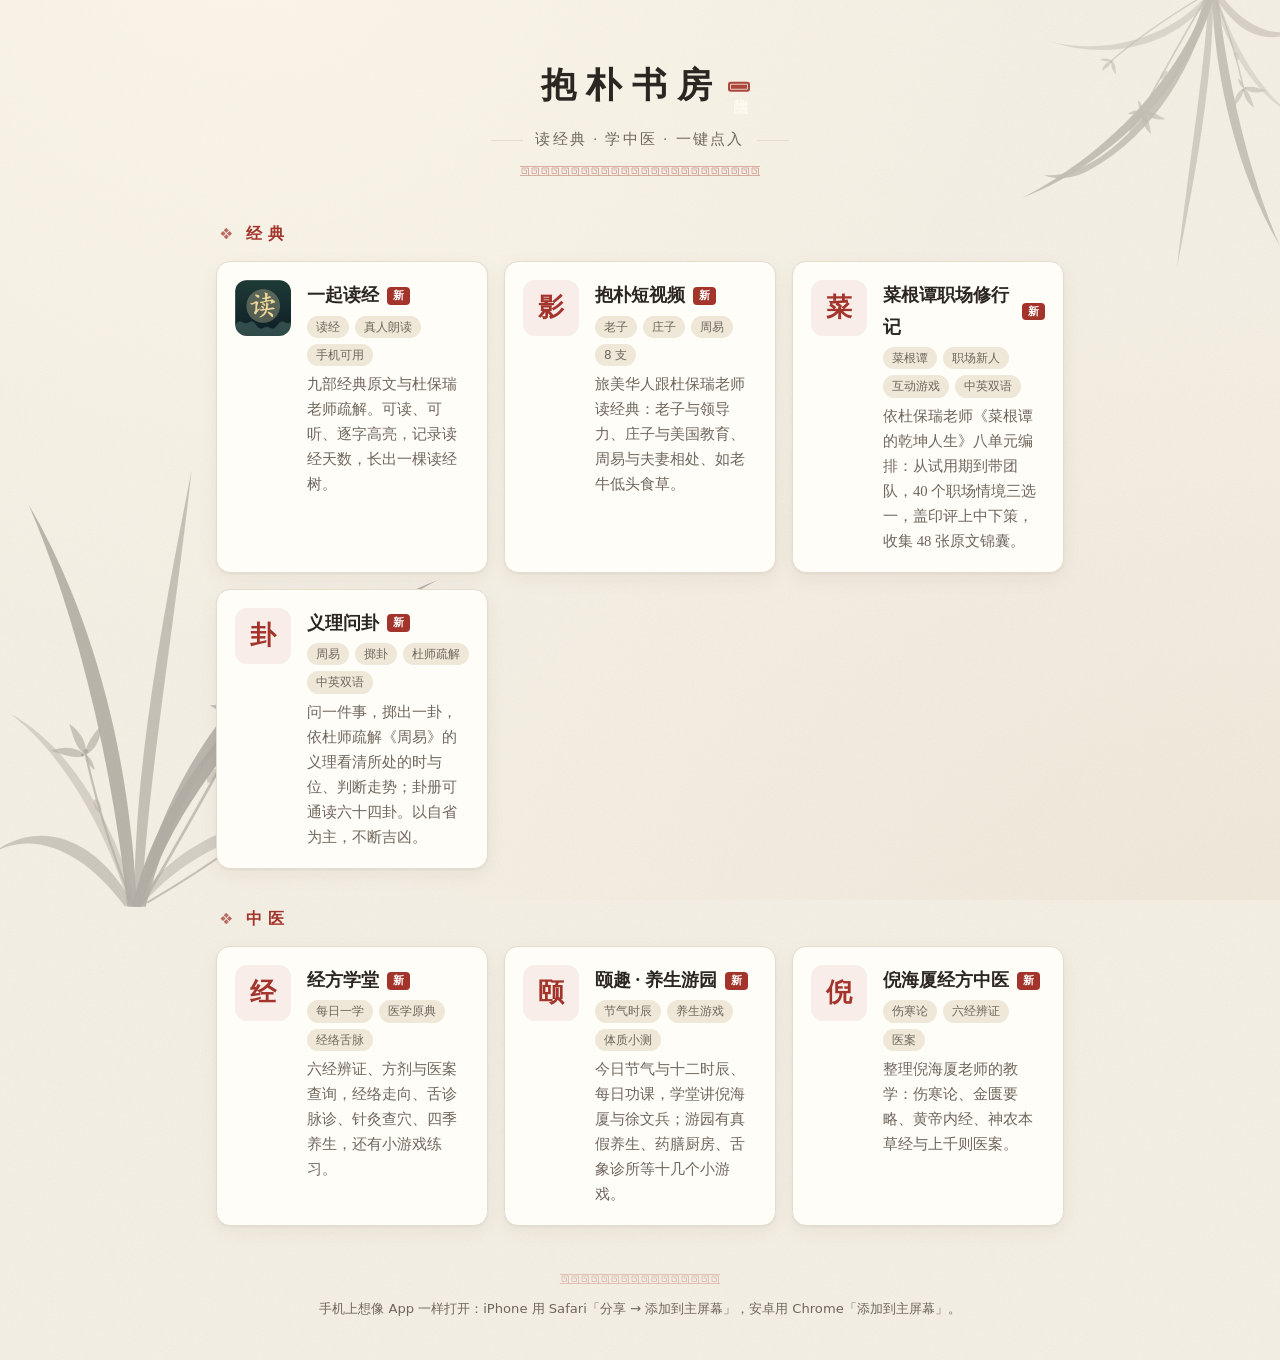
<file: index.html>
<!doctype html>
<html lang="zh-CN">
<head>
<meta charset="utf-8">
<meta name="viewport" content="width=device-width, initial-scale=1">
<title>抱朴书房</title>
<meta name="description" content="读经典、学中医，一键点入。">
<link rel="icon" href="icons/dujing.png">
<style>
:root{
  --bg:#f6f1e7; --paper:#fffdf8; --ink:#2b2622; --dim:#6f665c; --line:#e4dccd;
  --accent:#a3342b; --accent-soft:rgba(163,52,43,.08); --tag:#efe7d8; --shadow:0 1px 2px rgba(60,40,20,.06),0 6px 20px rgba(60,40,20,.06);
}
@media (prefers-color-scheme: dark){
  :root{
    --bg:#1b1916; --paper:#25221e; --ink:#ece5d8; --dim:#a79e90; --line:#3a352e;
    --accent:#e07a6c; --accent-soft:rgba(224,122,108,.12); --tag:#332f29; --shadow:0 1px 2px rgba(0,0,0,.3);
  }
}
*{box-sizing:border-box;margin:0;padding:0}
body{
  background:var(--bg); color:var(--ink); min-height:100vh;
  font-family:"Songti SC","Noto Serif SC","Source Han Serif SC","SimSun",serif;
  line-height:1.7; -webkit-font-smoothing:antialiased;
}
.wrap{max-width:880px;margin:0 auto;padding:56px 16px 40px}
header{text-align:center;margin-bottom:44px}
h1{font-size:2.2rem;letter-spacing:.3em;font-weight:700;padding-left:.3em}
.seal{display:inline-block;margin-top:10px;color:var(--dim);font-size:.95rem;letter-spacing:.15em}
.seal::before,.seal::after{content:"";display:inline-block;width:32px;height:1px;background:var(--line);vertical-align:middle;margin:0 12px}
section{margin-bottom:36px}
h2{font-size:1rem;color:var(--accent);letter-spacing:.4em;margin:0 0 14px 4px;font-weight:700}
.grid{display:grid;grid-template-columns:repeat(auto-fit,minmax(260px,1fr));gap:16px}
a.card{
  display:flex;gap:16px;align-items:flex-start;padding:18px;border-radius:14px;
  background:var(--paper);border:1px solid var(--line);box-shadow:var(--shadow);
  color:inherit;text-decoration:none;transition:transform .15s ease,border-color .15s ease;
}
a.card:hover,a.card:focus-visible{transform:translateY(-2px);border-color:var(--accent);outline:none}
.icon{
  flex:none;width:56px;height:56px;border-radius:12px;overflow:hidden;
  display:grid;place-items:center;background:var(--accent-soft);color:var(--accent);
  font-size:1.6rem;font-weight:700;
}
.icon img{width:100%;height:100%;object-fit:cover}
.body{min-width:0}
.title{font-size:1.15rem;font-weight:700;display:flex;align-items:center;gap:8px}
.new{font-size:.7rem;color:#fff;background:var(--accent);border-radius:4px;padding:0 6px;line-height:1.6;font-family:system-ui,sans-serif}
.tags{display:flex;flex-wrap:wrap;gap:6px;margin:4px 0 6px}
.tags span{font-size:.75rem;color:var(--dim);background:var(--tag);border-radius:999px;padding:1px 9px;font-family:system-ui,"PingFang SC","Microsoft YaHei",sans-serif}
.desc{font-size:.92rem;color:var(--dim)}
footer{text-align:center;color:var(--dim);font-size:.82rem;margin-top:48px;font-family:system-ui,"PingFang SC","Microsoft YaHei",sans-serif}
@media (max-width:480px){h1{font-size:1.8rem}.wrap{padding-top:40px}}
</style>
<link rel="stylesheet" href="deco.css">
</head>
<body>
<div class="wrap">
  <header>
    <h1>抱朴书房<span class="yin" aria-hidden="true">幽兰</span></h1>
    <div class="seal">读经典 · 学中医 · 一键点入</div>
    <span class="huiwen" aria-hidden="true"></span>
  </header>
  <main id="shelf"></main>
  <footer><span class="huiwen" aria-hidden="true"></span>手机上想像 App 一样打开：iPhone 用 Safari「分享 → 添加到主屏幕」，安卓用 Chrome「添加到主屏幕」。</footer>
</div>
<script src="items.js"></script>
<script>
(function(){
  var root = document.getElementById('shelf');
  function el(tag, cls, text){ var e=document.createElement(tag); if(cls) e.className=cls; if(text!=null) e.textContent=text; return e; }
  (window.SHELF||[]).forEach(function(g){
    var sec = el('section'); sec.appendChild(el('h2', null, g.group));
    var grid = el('div','grid');
    (g.items||[]).forEach(function(it){
      var a = el('a','card'); a.href = it.url; if (/^https?:/.test(it.url)) { a.target = '_blank'; a.rel = 'noopener'; }
      var ic = el('div','icon');
      if (it.icon && /[./]/.test(it.icon)) {
        var img = new Image(); img.alt = ''; img.src = it.icon;
        img.onerror = function(){ ic.textContent = (it.title||'·').charAt(0); };
        ic.appendChild(img);
      } else { ic.textContent = it.icon || (it.title||'·').charAt(0); }
      a.appendChild(ic);
      var b = el('div','body');
      var t = el('div','title', it.title);
      if (it.isNew) t.appendChild(el('span','new','新'));
      b.appendChild(t);
      if (it.tags && it.tags.length){ var tg=el('div','tags'); it.tags.forEach(function(x){ tg.appendChild(el('span',null,x)); }); b.appendChild(tg); }
      if (it.desc) b.appendChild(el('div','desc', it.desc));
      a.appendChild(b); grid.appendChild(a);
    });
    sec.appendChild(grid); root.appendChild(sec);
  });
})();
</script>
</body>
</html>
</file>
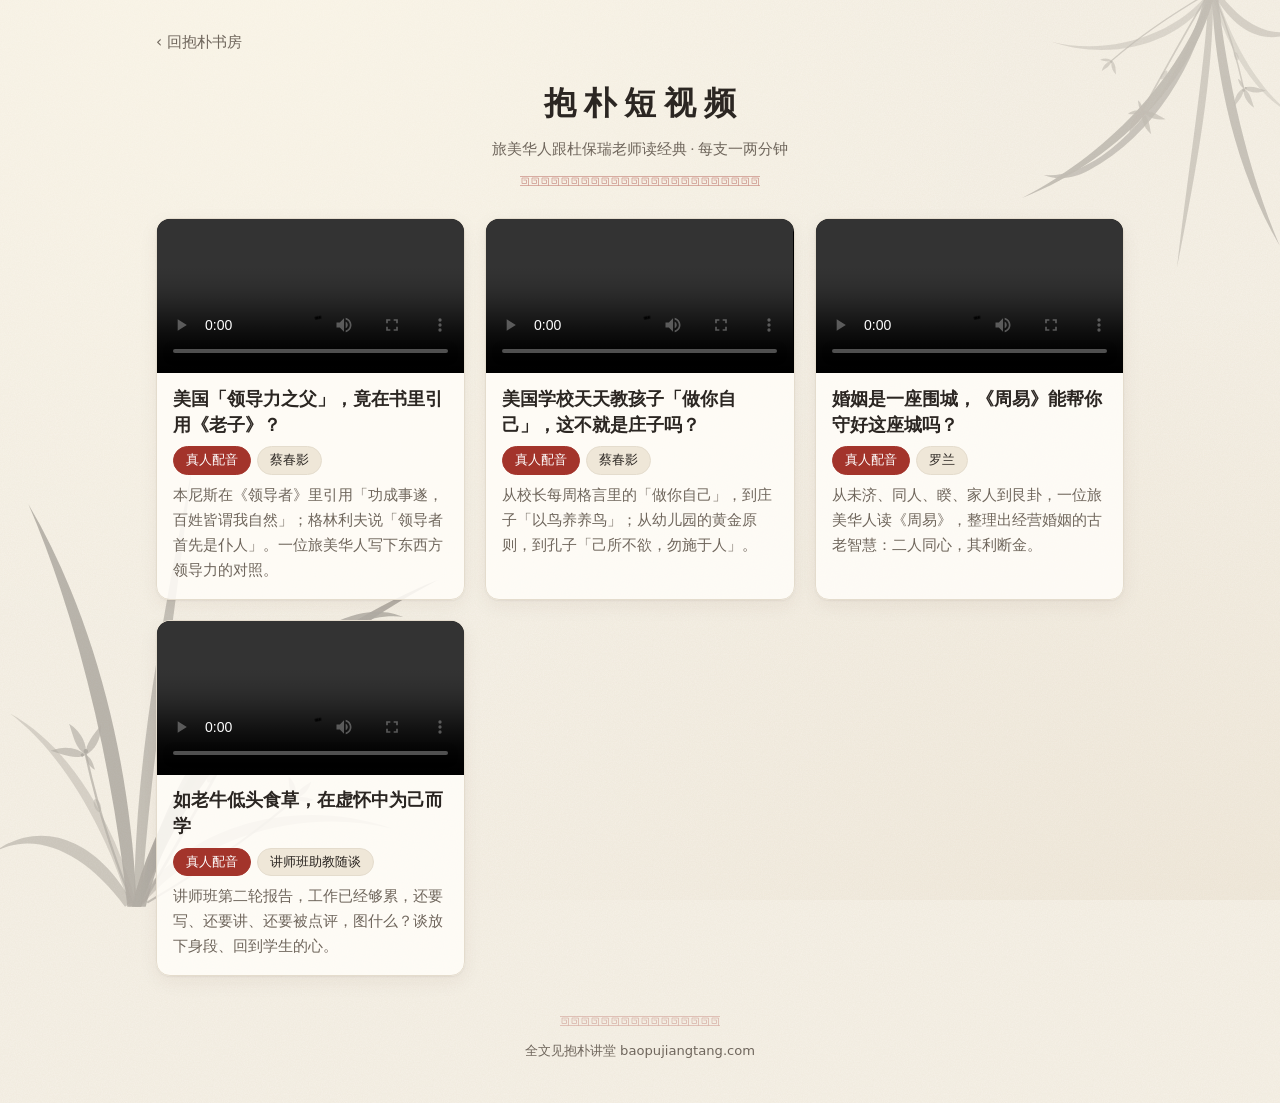
<file: videos.html>
<!doctype html>
<html lang="zh-CN">
<head>
<meta charset="utf-8">
<meta name="viewport" content="width=device-width, initial-scale=1">
<title>抱朴短视频</title>
<meta name="description" content="跟杜保瑞老师读经典的旅美华人，用短视频讲老子、庄子、周易。">
<link rel="icon" href="icons/dujing.png">
<style>
:root{
  --bg:#f6f1e7; --paper:#fffdf8; --ink:#2b2622; --dim:#6f665c; --line:#e4dccd;
  --accent:#a3342b; --tag:#efe7d8; --shadow:0 1px 2px rgba(60,40,20,.06),0 6px 20px rgba(60,40,20,.06);
}
@media (prefers-color-scheme: dark){
  :root{ --bg:#1b1916; --paper:#25221e; --ink:#ece5d8; --dim:#a79e90; --line:#3a352e; --accent:#e07a6c; --tag:#332f29; --shadow:0 1px 2px rgba(0,0,0,.3); }
}
*{box-sizing:border-box;margin:0;padding:0}
body{background:var(--bg);color:var(--ink);font-family:"Songti SC","Noto Serif SC","Source Han Serif SC","SimSun",serif;line-height:1.7;-webkit-font-smoothing:antialiased}
.wrap{max-width:1000px;margin:0 auto;padding:28px 16px 40px}
.back{display:inline-block;color:var(--dim);text-decoration:none;font-size:.95rem;margin-bottom:20px;font-family:system-ui,"PingFang SC","Microsoft YaHei",sans-serif}
.back:hover{color:var(--accent)}
header{text-align:center;margin-bottom:32px}
h1{font-size:2rem;letter-spacing:.25em;padding-left:.25em}
.sub{color:var(--dim);font-size:.95rem;margin-top:6px}
.grid{display:grid;grid-template-columns:repeat(auto-fill,minmax(280px,1fr));gap:20px}
.card{background:var(--paper);border:1px solid var(--line);border-radius:14px;box-shadow:var(--shadow);overflow:hidden;display:flex;flex-direction:column}
.player{background:#000;display:grid;place-items:center}
video{width:100%;max-height:72vh;display:block;background:#000}
.body{padding:14px 16px 16px;display:grid;gap:8px}
h2{font-size:1.15rem;line-height:1.4}
.desc{color:var(--dim);font-size:.92rem}
.vers{display:flex;flex-wrap:wrap;gap:6px}
.vers button{font:inherit;font-size:.82rem;font-family:system-ui,"PingFang SC","Microsoft YaHei",sans-serif;border:1px solid var(--line);background:var(--tag);color:var(--ink);border-radius:999px;padding:2px 12px;cursor:pointer}
.vers button[aria-pressed="true"]{background:var(--accent);border-color:var(--accent);color:#fff}
.vers button:focus-visible{outline:2px solid var(--accent);outline-offset:2px}
footer{text-align:center;color:var(--dim);font-size:.82rem;margin-top:40px;font-family:system-ui,"PingFang SC","Microsoft YaHei",sans-serif}
</style>
<link rel="stylesheet" href="deco.css">
</head>
<body>
<div class="wrap">
  <a class="back" href="./">‹ 回抱朴书房</a>
  <header>
    <h1>抱朴短视频</h1>
    <div class="sub">旅美华人跟杜保瑞老师读经典 · 每支一两分钟</div>
    <span class="huiwen" aria-hidden="true"></span>
  </header>
  <main class="grid" id="list"></main>
  <footer><span class="huiwen" aria-hidden="true"></span>全文见抱朴讲堂 baopujiangtang.com</footer>
</div>
<script>
/* 以后加视频：把 mp4 传进 videos/ 文件夹，再照下面的样子加一段。 */
var VIDEOS = [
  {
    title: "美国「领导力之父」，竟在书里引用《老子》？",
    desc: "本尼斯在《领导者》里引用「功成事遂，百姓皆谓我自然」；格林利夫说「领导者首先是仆人」。一位旅美华人写下东西方领导力的对照。",
    versions: [["真人配音", "videos/laozi-leadership.mp4"], ["蔡春影", "videos/laozi-leadership-cai.mp4"]]
  },
  {
    title: "美国学校天天教孩子「做你自己」，这不就是庄子吗？",
    desc: "从校长每周格言里的「做你自己」，到庄子「以鸟养养鸟」；从幼儿园的黄金原则，到孔子「己所不欲，勿施于人」。",
    versions: [["真人配音", "videos/zhuangzi-education.mp4"], ["蔡春影", "videos/zhuangzi-education-cai.mp4"]]
  },
  {
    title: "婚姻是一座围城，《周易》能帮你守好这座城吗？",
    desc: "从未济、同人、睽、家人到艮卦，一位旅美华人读《周易》，整理出经营婚姻的古老智慧：二人同心，其利断金。",
    versions: [["真人配音", "videos/zhouyi-couple.mp4"], ["罗兰", "videos/zhouyi-couple-luolan.mp4"]]
  },
  {
    title: "如老牛低头食草，在虚怀中为己而学",
    desc: "讲师班第二轮报告，工作已经够累，还要写、还要讲、还要被点评，图什么？谈放下身段、回到学生的心。",
    versions: [["真人配音", "videos/laoniu.mp4"], ["讲师班助教随谈", "videos/laoniu-talk.mp4"]]
  }
];
(function(){
  var list = document.getElementById('list');
  VIDEOS.forEach(function(v){
    var card = document.createElement('article'); card.className = 'card';
    var player = document.createElement('div'); player.className = 'player';
    var vid = document.createElement('video');
    vid.controls = true; vid.preload = 'metadata'; vid.setAttribute('playsinline', '');
    vid.src = v.versions[0][1] + '#t=0.1';
    player.appendChild(vid); card.appendChild(player);
    var body = document.createElement('div'); body.className = 'body';
    var h = document.createElement('h2'); h.textContent = v.title; body.appendChild(h);
    if (v.versions.length > 1) {
      var vers = document.createElement('div'); vers.className = 'vers';
      v.versions.forEach(function(p, i){
        var b = document.createElement('button'); b.type = 'button'; b.textContent = p[0];
        b.setAttribute('aria-pressed', i === 0 ? 'true' : 'false');
        b.onclick = function(){
          vers.querySelectorAll('button').forEach(function(x){ x.setAttribute('aria-pressed', 'false'); });
          b.setAttribute('aria-pressed', 'true');
          vid.src = p[1] + '#t=0.1'; vid.load();
        };
        vers.appendChild(b);
      });
      body.appendChild(vers);
    }
    var d = document.createElement('p'); d.className = 'desc'; d.textContent = v.desc; body.appendChild(d);
    card.appendChild(body); list.appendChild(card);
  });
  /* 同时只播一支 */
  document.addEventListener('play', function(e){
    document.querySelectorAll('video').forEach(function(x){ if (x !== e.target) x.pause(); });
  }, true);
})();
</script>
</body>
</html>
</file>
<file: deco.css>
/* 书房装饰：宣纸底、墨兰、回纹、印章。两个页面共用。 */
:root{ --ink-lan:#2b2622; --lan-op:.32; --hui:#a3342b; }
@media (prefers-color-scheme: dark){
  :root{ --ink-lan:#e8dfcf; --lan-op:.18; --hui:#e07a6c; }
}

/* 宣纸：细微纤维纹理 + 一层暖光 */
body{
  background-image:
    radial-gradient(ellipse at 20% -10%, rgba(255,250,235,.55), transparent 55%),
    radial-gradient(ellipse at 100% 110%, rgba(163,120,60,.07), transparent 50%),
    url("data:image/svg+xml,%3Csvg xmlns='http://www.w3.org/2000/svg' width='220' height='220'%3E%3Cfilter id='n'%3E%3CfeTurbulence type='fractalNoise' baseFrequency='.85' numOctaves='3' stitchTiles='stitch'/%3E%3CfeColorMatrix values='0 0 0 0 .42 0 0 0 0 .32 0 0 0 0 .2 0 0 0 .09 0'/%3E%3C/filter%3E%3Crect width='100%25' height='100%25' filter='url(%23n)'/%3E%3C/svg%3E");
  background-attachment: fixed, fixed, scroll;
}
@media (prefers-color-scheme: dark){
  body{ background-image:
    radial-gradient(ellipse at 20% -10%, rgba(255,240,210,.05), transparent 55%),
    url("data:image/svg+xml,%3Csvg xmlns='http://www.w3.org/2000/svg' width='220' height='220'%3E%3Cfilter id='n'%3E%3CfeTurbulence type='fractalNoise' baseFrequency='.85' numOctaves='3' stitchTiles='stitch'/%3E%3CfeColorMatrix values='0 0 0 0 .9 0 0 0 0 .85 0 0 0 0 .75 0 0 0 .05 0'/%3E%3C/filter%3E%3Crect width='100%25' height='100%25' filter='url(%23n)'/%3E%3C/svg%3E");
    background-attachment: fixed, scroll; }
}

/* 墨兰：左下一丛，右上一丛倒垂 */
body::before, body::after{
  content:""; position:fixed; pointer-events:none; z-index:0;
  background:var(--ink-lan); opacity:var(--lan-op);
  -webkit-mask:url(bg/lan.svg) no-repeat center / contain;
          mask:url(bg/lan.svg) no-repeat center / contain;
}
body::before{ left:-1vw; bottom:-1vh; width:min(48vw,460px); height:min(60vw,575px); }
body::after { right:-2vw; top:-1vh; width:min(30vw,290px); height:min(37.5vw,362px); transform:scale(-1,-1); opacity:calc(var(--lan-op) * .75); }
.wrap{ position:relative; z-index:1; }

/* 回纹带：标题下、页脚上 */
.huiwen{
  display:block; height:10px; width:min(240px,60%); margin:14px auto 0;
  background:var(--hui); opacity:.45;
  -webkit-mask:url(bg/huiwen.svg) repeat-x left center / 10px 10px;
          mask:url(bg/huiwen.svg) repeat-x left center / 10px 10px;
}
footer .huiwen{ margin:0 auto 14px; width:min(160px,40%); opacity:.3; }

/* 朱文小印「幽兰」 */
.yin{
  display:inline-block; writing-mode:vertical-rl; vertical-align:middle;
  font-size:.42em; line-height:1.05; letter-spacing:0; font-weight:700;
  color:#fffaf0; background:var(--hui); border-radius:3px;
  padding:5px 3px; margin-left:.35em; transform:translateY(-.15em);
  box-shadow: inset 0 0 0 2px var(--hui), inset 0 0 0 3px rgba(255,250,240,.75);
  opacity:.9;
}

/* 卡片：像压在宣纸上的笺 */
.card{ background:color-mix(in srgb, var(--paper) 86%, transparent); }
section h2::before{ content:"❖"; font-size:.8em; margin-right:.5em; opacity:.7; }
</file>
